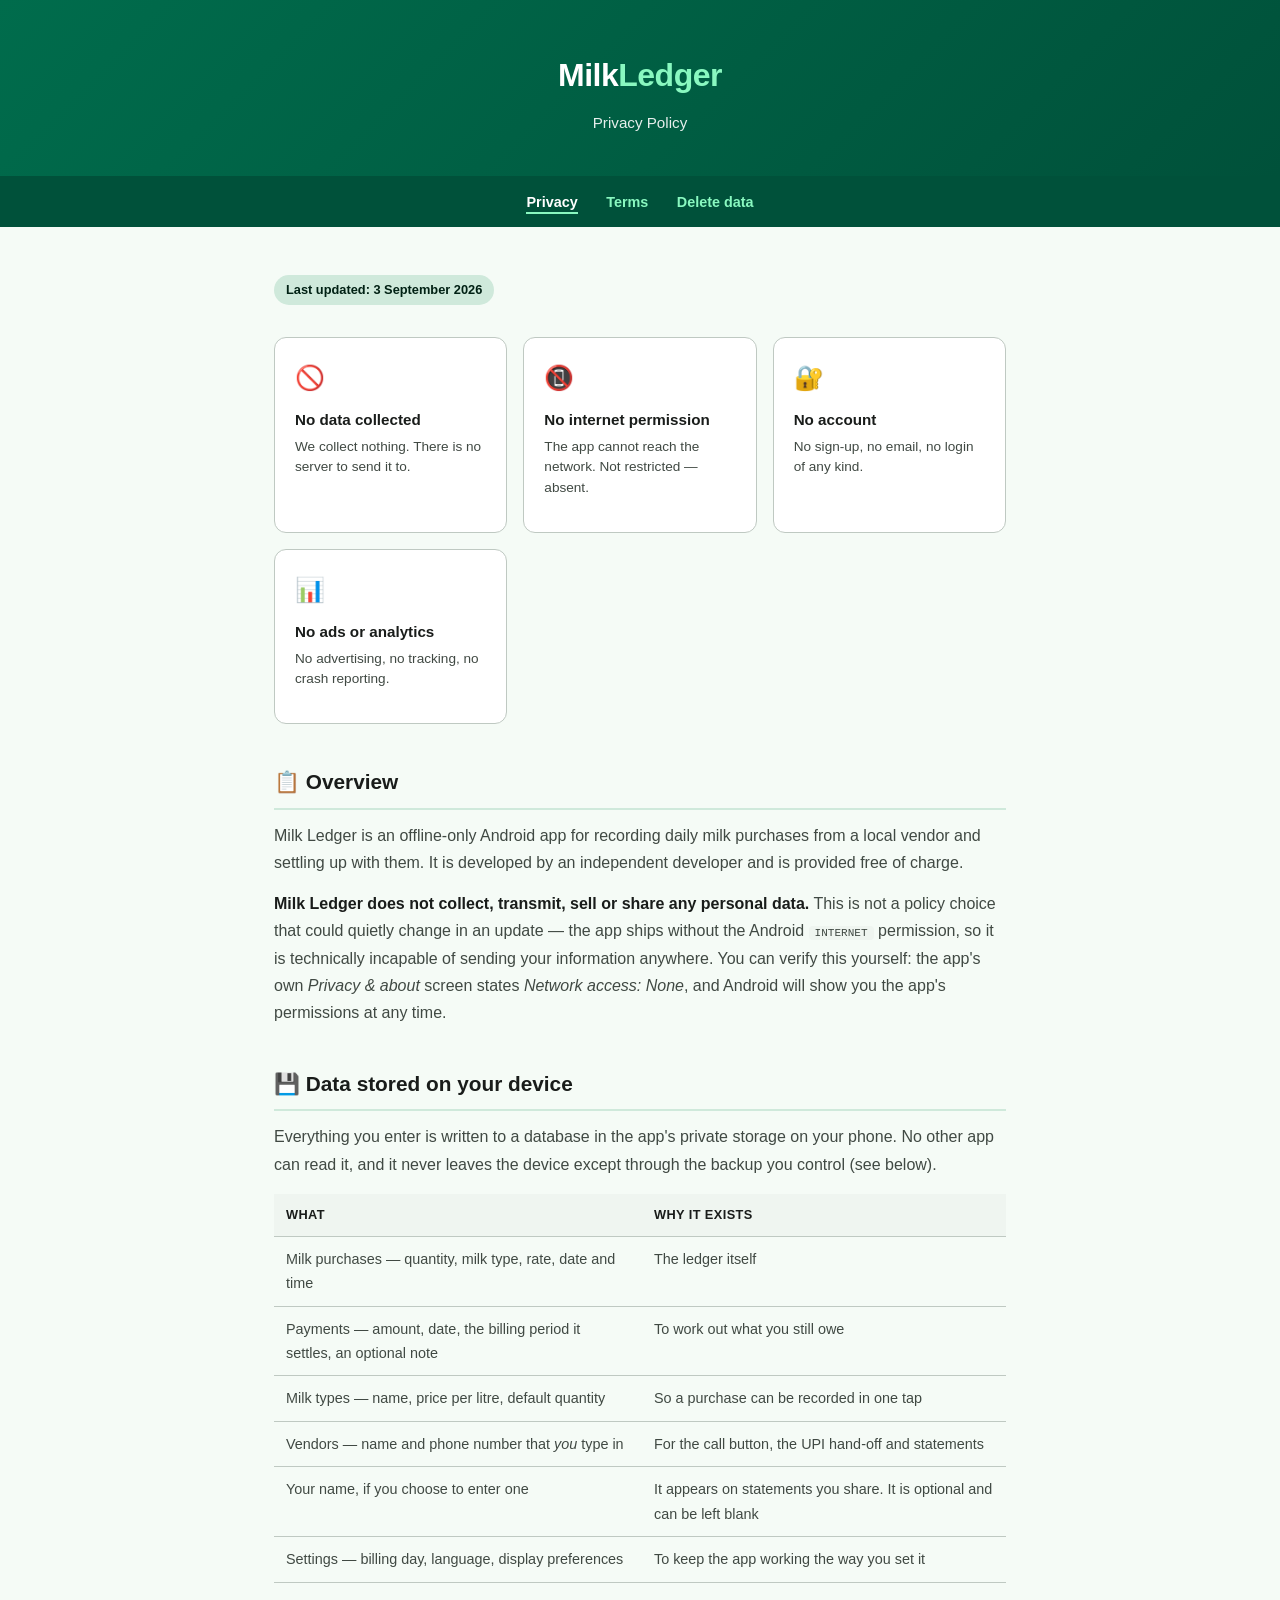
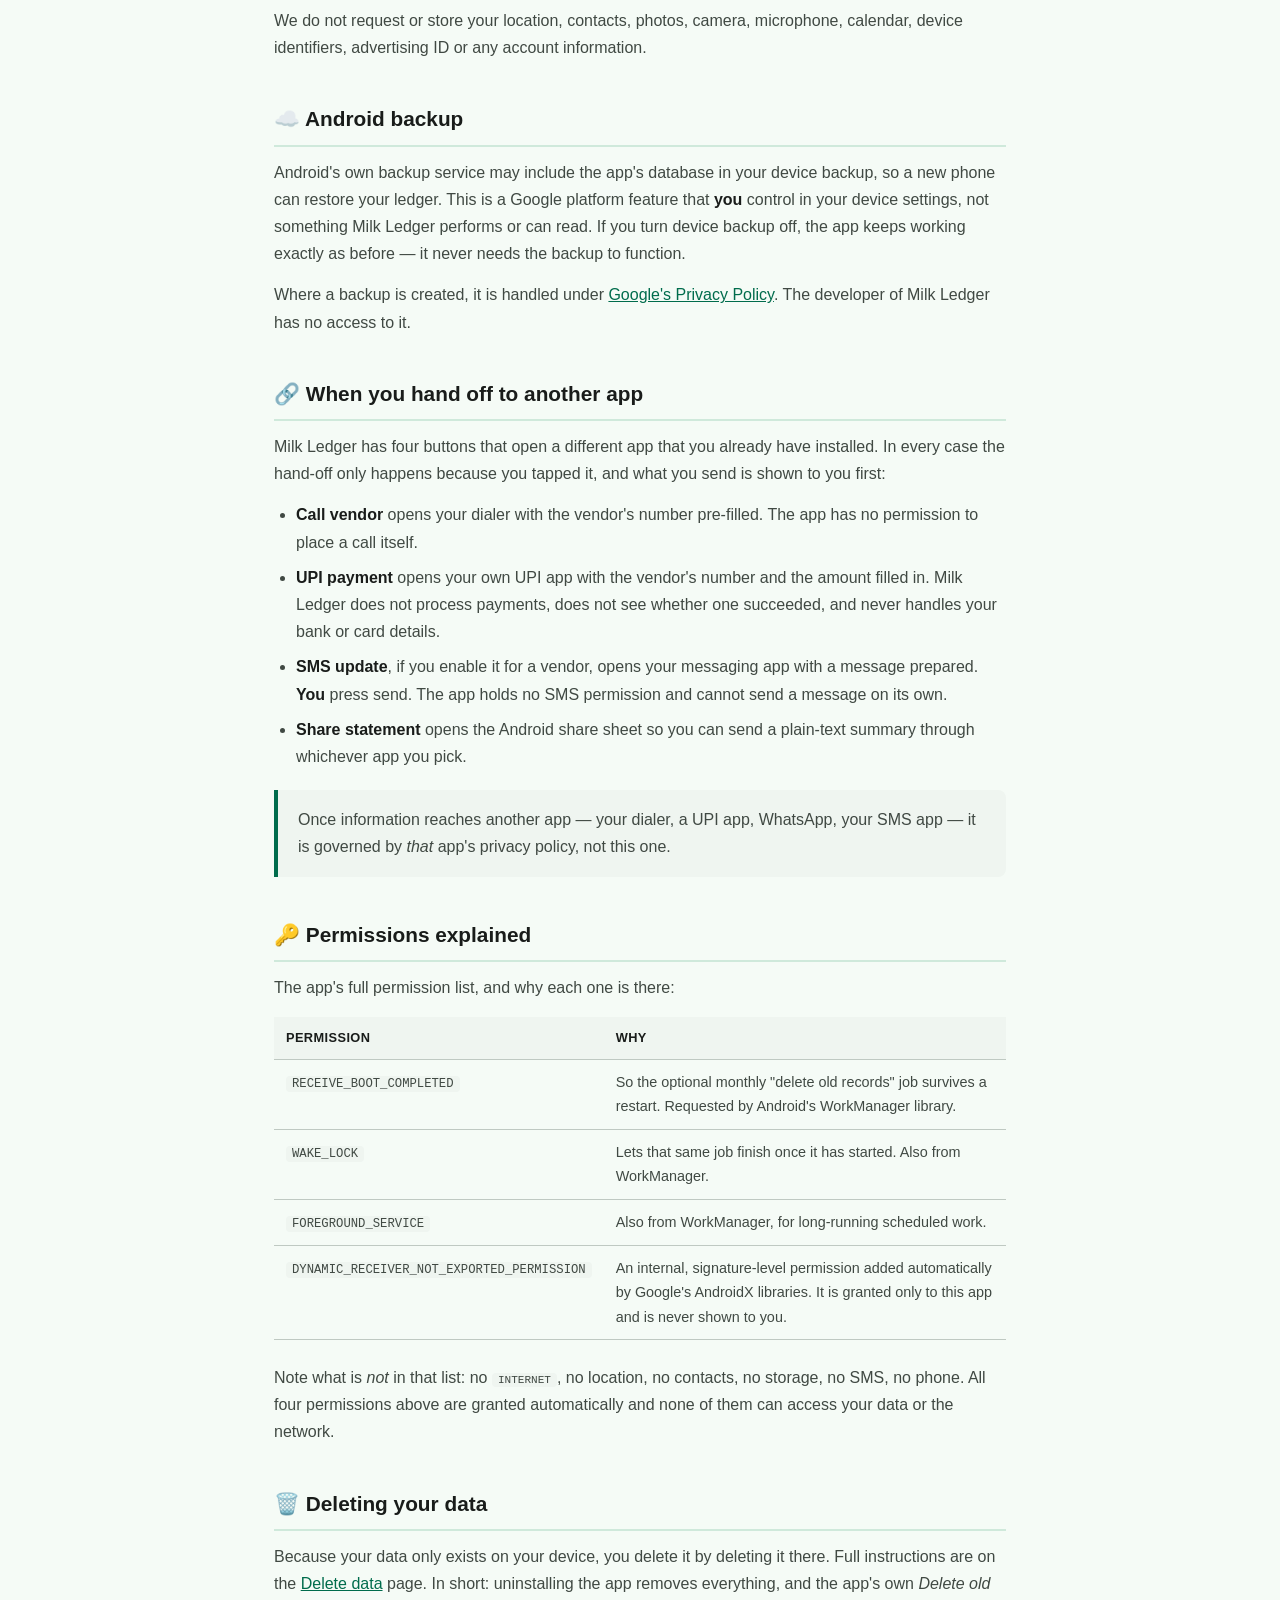
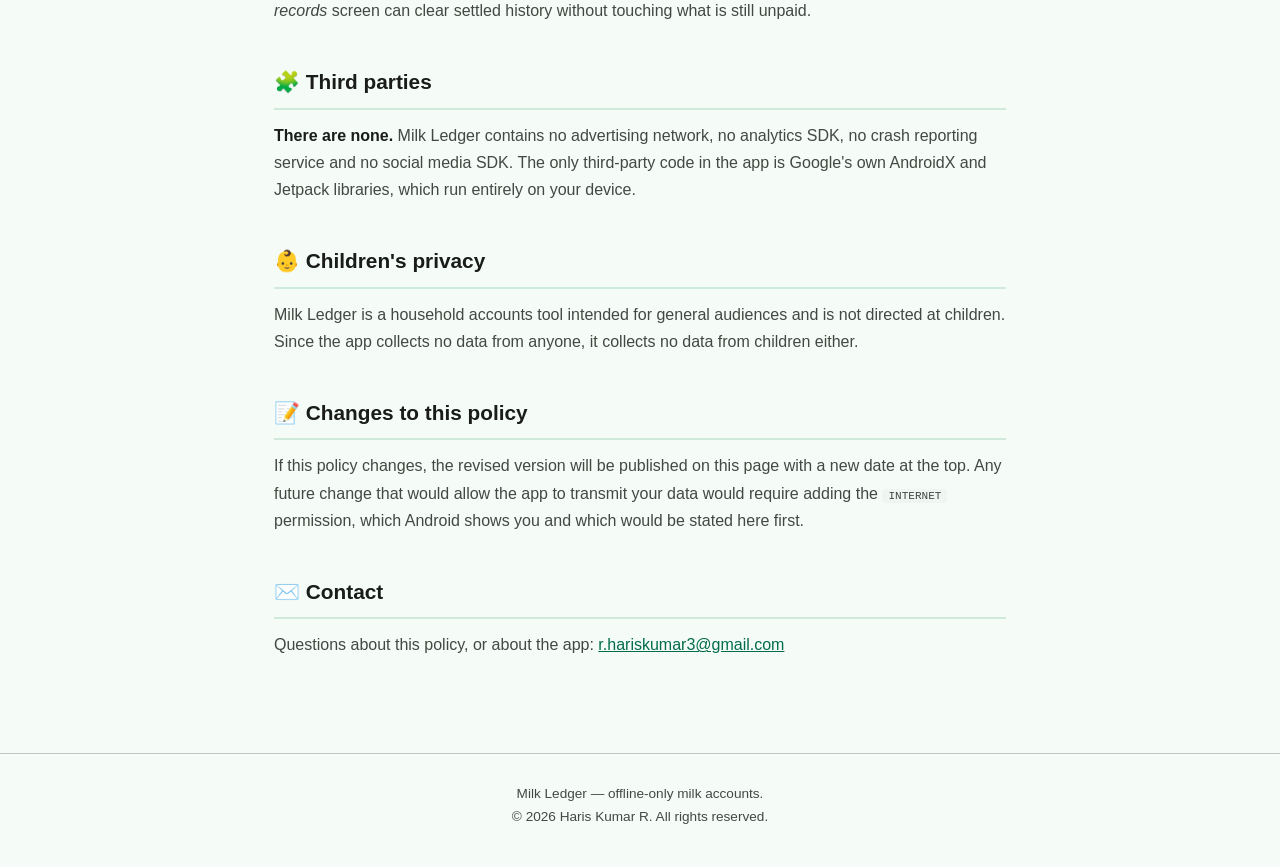
<file: index.html>
<!DOCTYPE html>
<html lang="en">
<head>
  <meta charset="UTF-8" />
  <meta name="viewport" content="width=device-width, initial-scale=1.0" />
  <title>Privacy Policy — Milk Ledger</title>
  <meta name="description" content="Privacy policy for Milk Ledger, an offline-only Android app for tracking daily milk purchases. No account, no internet permission, no data collection." />
  <link rel="stylesheet" href="style.css" />
</head>
<body>

<header>
  <div class="logo">Milk<span>Ledger</span></div>
  <h1>Privacy Policy</h1>
</header>

<nav>
  <a href="./" aria-current="page">Privacy</a>
  <a href="./terms.html">Terms</a>
  <a href="./delete-data.html">Delete data</a>
</nav>

<main>
  <span class="updated">Last updated: 3 September 2026</span>

  <h2 class="visually-hidden">At a glance</h2>
  <div class="summary-cards">
    <div class="card">
      <div class="icon">🚫</div>
      <h3>No data collected</h3>
      <p>We collect nothing. There is no server to send it to.</p>
    </div>
    <div class="card">
      <div class="icon">📵</div>
      <h3>No internet permission</h3>
      <p>The app cannot reach the network. Not restricted — absent.</p>
    </div>
    <div class="card">
      <div class="icon">🔐</div>
      <h3>No account</h3>
      <p>No sign-up, no email, no login of any kind.</p>
    </div>
    <div class="card">
      <div class="icon">📊</div>
      <h3>No ads or analytics</h3>
      <p>No advertising, no tracking, no crash reporting.</p>
    </div>
  </div>

  <h2>📋 Overview</h2>
  <p>
    Milk Ledger is an offline-only Android app for recording daily milk purchases from a local
    vendor and settling up with them. It is developed by an independent developer and is
    provided free of charge.
  </p>
  <p>
    <strong>Milk Ledger does not collect, transmit, sell or share any personal data.</strong>
    This is not a policy choice that could quietly change in an update — the app ships without
    the Android <code>INTERNET</code> permission, so it is technically incapable of sending your
    information anywhere. You can verify this yourself: the app's own
    <em>Privacy &amp; about</em> screen states <em>Network access: None</em>, and Android will
    show you the app's permissions at any time.
  </p>

  <h2>💾 Data stored on your device</h2>
  <p>
    Everything you enter is written to a database in the app's private storage on your phone.
    No other app can read it, and it never leaves the device except through the backup you
    control (see below).
  </p>
  <table>
    <thead>
      <tr><th>What</th><th>Why it exists</th></tr>
    </thead>
    <tbody>
      <tr><td>Milk purchases — quantity, milk type, rate, date and time</td><td>The ledger itself</td></tr>
      <tr><td>Payments — amount, date, the billing period it settles, an optional note</td><td>To work out what you still owe</td></tr>
      <tr><td>Milk types — name, price per litre, default quantity</td><td>So a purchase can be recorded in one tap</td></tr>
      <tr><td>Vendors — name and phone number that <em>you</em> type in</td><td>For the call button, the UPI hand-off and statements</td></tr>
      <tr><td>Your name, if you choose to enter one</td><td>It appears on statements you share. It is optional and can be left blank</td></tr>
      <tr><td>Settings — billing day, language, display preferences</td><td>To keep the app working the way you set it</td></tr>
    </tbody>
  </table>
  <p>
    We do not request or store your location, contacts, photos, camera, microphone, calendar,
    device identifiers, advertising ID or any account information.
  </p>

  <h2>☁️ Android backup</h2>
  <p>
    Android's own backup service may include the app's database in your device backup, so a new
    phone can restore your ledger. This is a Google platform feature that <strong>you</strong>
    control in your device settings, not something Milk Ledger performs or can read. If you turn
    device backup off, the app keeps working exactly as before — it never needs the backup to
    function.
  </p>
  <p>
    Where a backup is created, it is handled under
    <a href="https://policies.google.com/privacy">Google's Privacy Policy</a>. The developer of
    Milk Ledger has no access to it.
  </p>

  <h2>🔗 When you hand off to another app</h2>
  <p>
    Milk Ledger has four buttons that open a different app that you already have installed. In
    every case the hand-off only happens because you tapped it, and what you send is shown to
    you first:
  </p>
  <ul>
    <li><strong>Call vendor</strong> opens your dialer with the vendor's number pre-filled. The app has no permission to place a call itself.</li>
    <li><strong>UPI payment</strong> opens your own UPI app with the vendor's number and the amount filled in. Milk Ledger does not process payments, does not see whether one succeeded, and never handles your bank or card details.</li>
    <li><strong>SMS update</strong>, if you enable it for a vendor, opens your messaging app with a message prepared. <strong>You</strong> press send. The app holds no SMS permission and cannot send a message on its own.</li>
    <li><strong>Share statement</strong> opens the Android share sheet so you can send a plain-text summary through whichever app you pick.</li>
  </ul>
  <div class="callout">
    <p>
      Once information reaches another app — your dialer, a UPI app, WhatsApp, your SMS app —
      it is governed by <em>that</em> app's privacy policy, not this one.
    </p>
  </div>

  <h2>🔑 Permissions explained</h2>
  <p>The app's full permission list, and why each one is there:</p>
  <table>
    <thead>
      <tr><th>Permission</th><th>Why</th></tr>
    </thead>
    <tbody>
      <tr>
        <td><code>RECEIVE_BOOT_COMPLETED</code></td>
        <td>So the optional monthly "delete old records" job survives a restart. Requested by Android's WorkManager library.</td>
      </tr>
      <tr>
        <td><code>WAKE_LOCK</code></td>
        <td>Lets that same job finish once it has started. Also from WorkManager.</td>
      </tr>
      <tr>
        <td><code>FOREGROUND_SERVICE</code></td>
        <td>Also from WorkManager, for long-running scheduled work.</td>
      </tr>
      <tr>
        <td><code>DYNAMIC_RECEIVER_NOT_EXPORTED_PERMISSION</code></td>
        <td>An internal, signature-level permission added automatically by Google's AndroidX libraries. It is granted only to this app and is never shown to you.</td>
      </tr>
    </tbody>
  </table>
  <p>
    Note what is <em>not</em> in that list: no <code>INTERNET</code>, no location, no contacts,
    no storage, no SMS, no phone. All four permissions above are granted automatically and none
    of them can access your data or the network.
  </p>

  <h2>🗑️ Deleting your data</h2>
  <p>
    Because your data only exists on your device, you delete it by deleting it there. Full
    instructions are on the <a href="./delete-data.html">Delete data</a> page. In short:
    uninstalling the app removes everything, and the app's own <em>Delete old records</em>
    screen can clear settled history without touching what is still unpaid.
  </p>

  <h2>🧩 Third parties</h2>
  <p>
    <strong>There are none.</strong> Milk Ledger contains no advertising network, no analytics
    SDK, no crash reporting service and no social media SDK. The only third-party code in the
    app is Google's own AndroidX and Jetpack libraries, which run entirely on your device.
  </p>

  <h2>👶 Children's privacy</h2>
  <p>
    Milk Ledger is a household accounts tool intended for general audiences and is not directed
    at children. Since the app collects no data from anyone, it collects no data from children
    either.
  </p>

  <h2>📝 Changes to this policy</h2>
  <p>
    If this policy changes, the revised version will be published on this page with a new date
    at the top. Any future change that would allow the app to transmit your data would require
    adding the <code>INTERNET</code> permission, which Android shows you and which would be
    stated here first.
  </p>

  <h2>✉️ Contact</h2>
  <p>
    Questions about this policy, or about the app: <a href="mailto:r.hariskumar3@gmail.com">r.hariskumar3@gmail.com</a>
  </p>
</main>

<footer>
  Milk Ledger — offline-only milk accounts.<br />
  © 2026 Haris Kumar R. All rights reserved.
</footer>

</body>
</html>
</file>
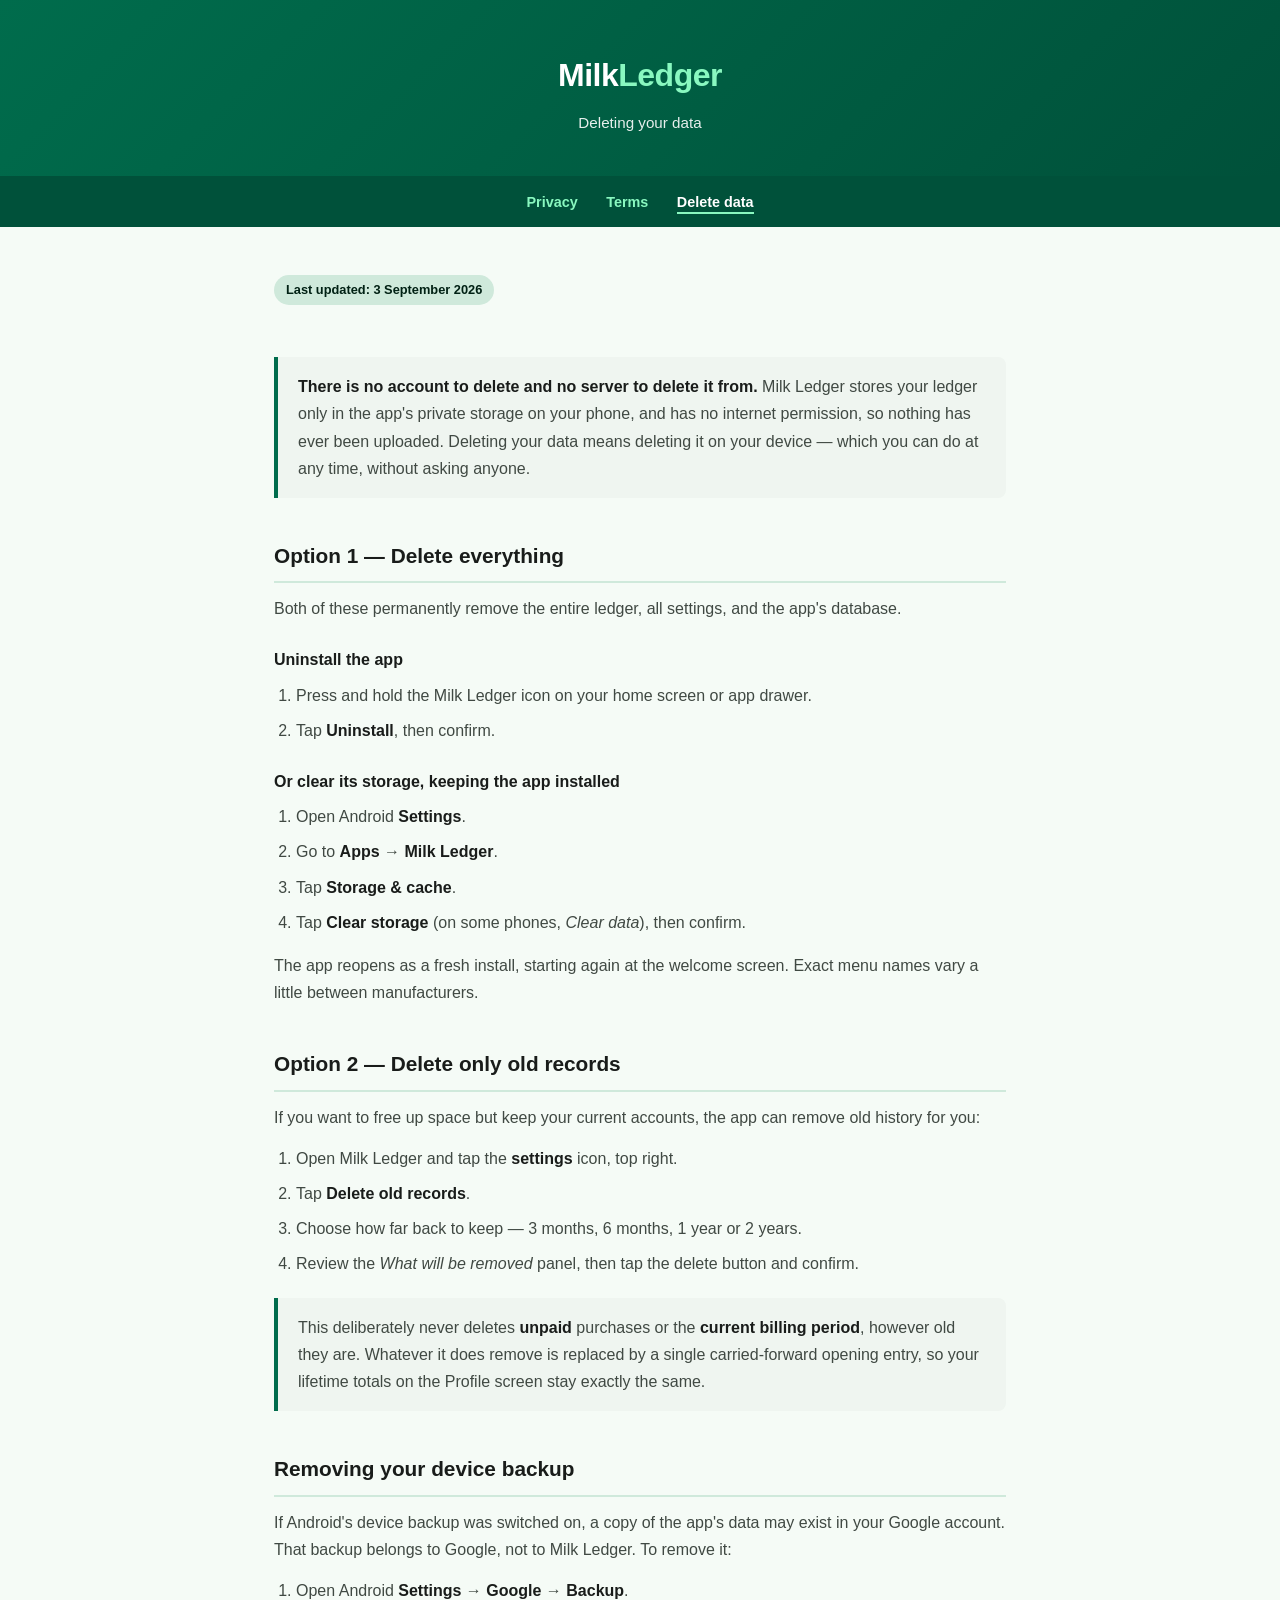
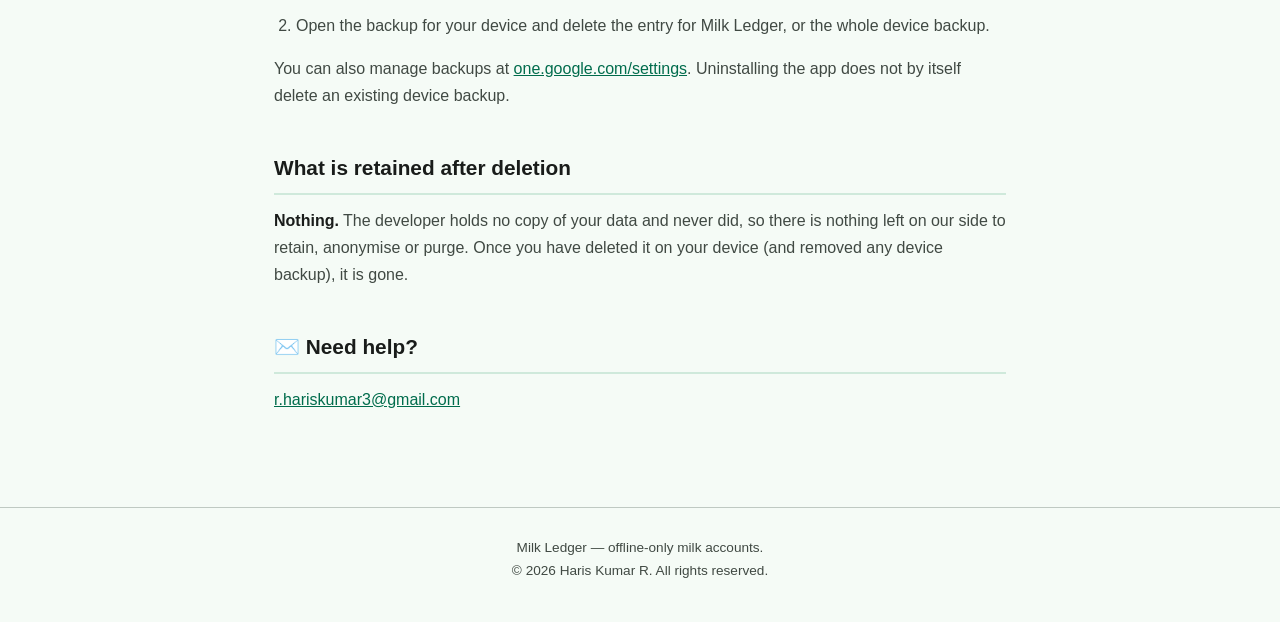
<file: delete-data.html>
<!DOCTYPE html>
<html lang="en">
<head>
  <meta charset="UTF-8" />
  <meta name="viewport" content="width=device-width, initial-scale=1.0" />
  <title>Delete your data — Milk Ledger</title>
  <meta name="description" content="How to delete your Milk Ledger data. All data is stored only on your device, so deleting it is entirely under your control." />
  <link rel="stylesheet" href="style.css" />
</head>
<body>

<header>
  <div class="logo">Milk<span>Ledger</span></div>
  <h1>Deleting your data</h1>
</header>

<nav>
  <a href="./">Privacy</a>
  <a href="./terms.html">Terms</a>
  <a href="./delete-data.html" aria-current="page">Delete data</a>
</nav>

<main>
  <span class="updated">Last updated: 3 September 2026</span>

  <div class="callout">
    <p>
      <strong>There is no account to delete and no server to delete it from.</strong>
      Milk Ledger stores your ledger only in the app's private storage on your phone, and has no
      internet permission, so nothing has ever been uploaded. Deleting your data means deleting
      it on your device — which you can do at any time, without asking anyone.
    </p>
  </div>

  <h2>Option 1 — Delete everything</h2>
  <p>Both of these permanently remove the entire ledger, all settings, and the app's database.</p>

  <h3>Uninstall the app</h3>
  <ol>
    <li>Press and hold the Milk Ledger icon on your home screen or app drawer.</li>
    <li>Tap <strong>Uninstall</strong>, then confirm.</li>
  </ol>

  <h3>Or clear its storage, keeping the app installed</h3>
  <ol>
    <li>Open Android <strong>Settings</strong>.</li>
    <li>Go to <strong>Apps</strong> → <strong>Milk Ledger</strong>.</li>
    <li>Tap <strong>Storage &amp; cache</strong>.</li>
    <li>Tap <strong>Clear storage</strong> (on some phones, <em>Clear data</em>), then confirm.</li>
  </ol>
  <p>
    The app reopens as a fresh install, starting again at the welcome screen. Exact menu names
    vary a little between manufacturers.
  </p>

  <h2>Option 2 — Delete only old records</h2>
  <p>
    If you want to free up space but keep your current accounts, the app can remove old history
    for you:
  </p>
  <ol>
    <li>Open Milk Ledger and tap the <strong>settings</strong> icon, top right.</li>
    <li>Tap <strong>Delete old records</strong>.</li>
    <li>Choose how far back to keep — 3 months, 6 months, 1 year or 2 years.</li>
    <li>Review the <em>What will be removed</em> panel, then tap the delete button and confirm.</li>
  </ol>
  <div class="callout">
    <p>
      This deliberately never deletes <strong>unpaid</strong> purchases or the
      <strong>current billing period</strong>, however old they are. Whatever it does remove is
      replaced by a single carried-forward opening entry, so your lifetime totals on the Profile
      screen stay exactly the same.
    </p>
  </div>

  <h2>Removing your device backup</h2>
  <p>
    If Android's device backup was switched on, a copy of the app's data may exist in your
    Google account. That backup belongs to Google, not to Milk Ledger. To remove it:
  </p>
  <ol>
    <li>Open Android <strong>Settings</strong> → <strong>Google</strong> → <strong>Backup</strong>.</li>
    <li>Open the backup for your device and delete the entry for Milk Ledger, or the whole
      device backup.</li>
  </ol>
  <p>
    You can also manage backups at
    <a href="https://one.google.com/settings">one.google.com/settings</a>. Uninstalling the app
    does not by itself delete an existing device backup.
  </p>

  <h2>What is retained after deletion</h2>
  <p>
    <strong>Nothing.</strong> The developer holds no copy of your data and never did, so there
    is nothing left on our side to retain, anonymise or purge. Once you have deleted it on your
    device (and removed any device backup), it is gone.
  </p>

  <h2>✉️ Need help?</h2>
  <p>
    <a href="mailto:r.hariskumar3@gmail.com">r.hariskumar3@gmail.com</a>
  </p>
</main>

<footer>
  Milk Ledger — offline-only milk accounts.<br />
  © 2026 Haris Kumar R. All rights reserved.
</footer>

</body>
</html>
</file>
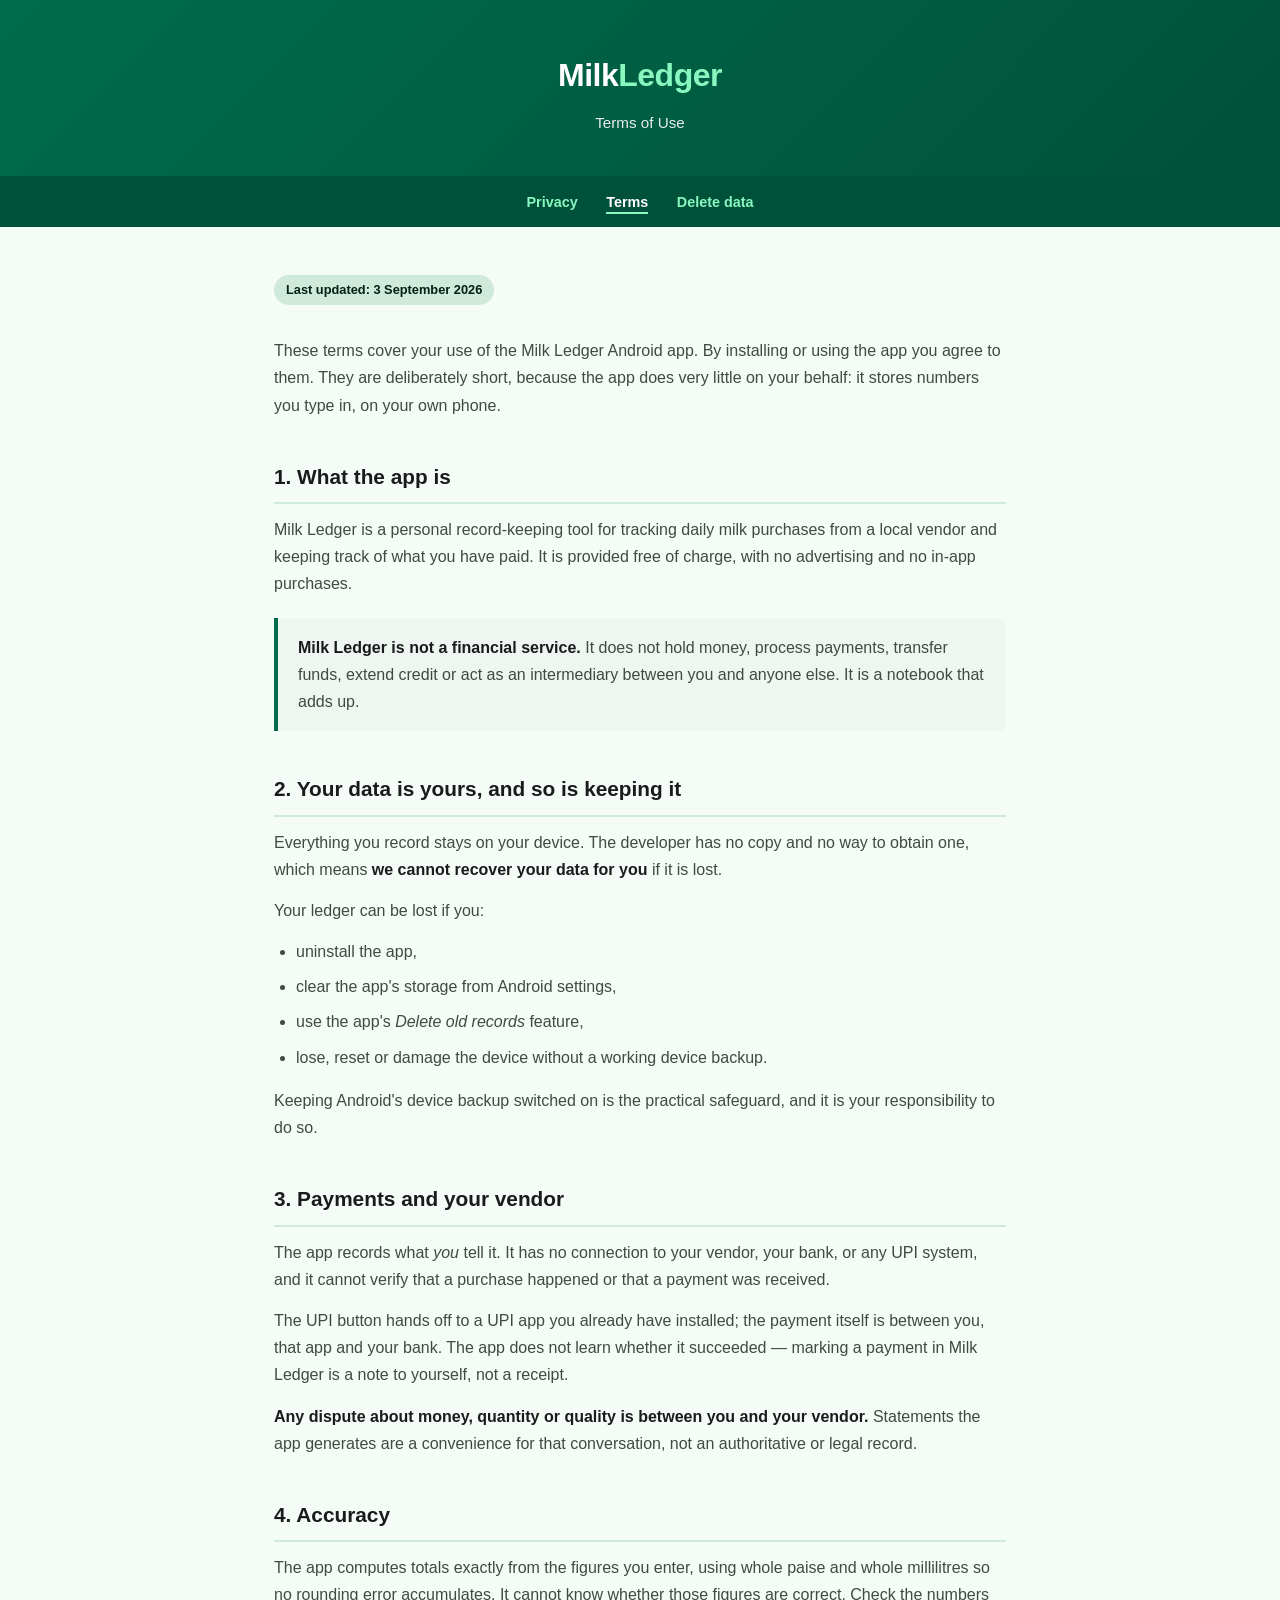
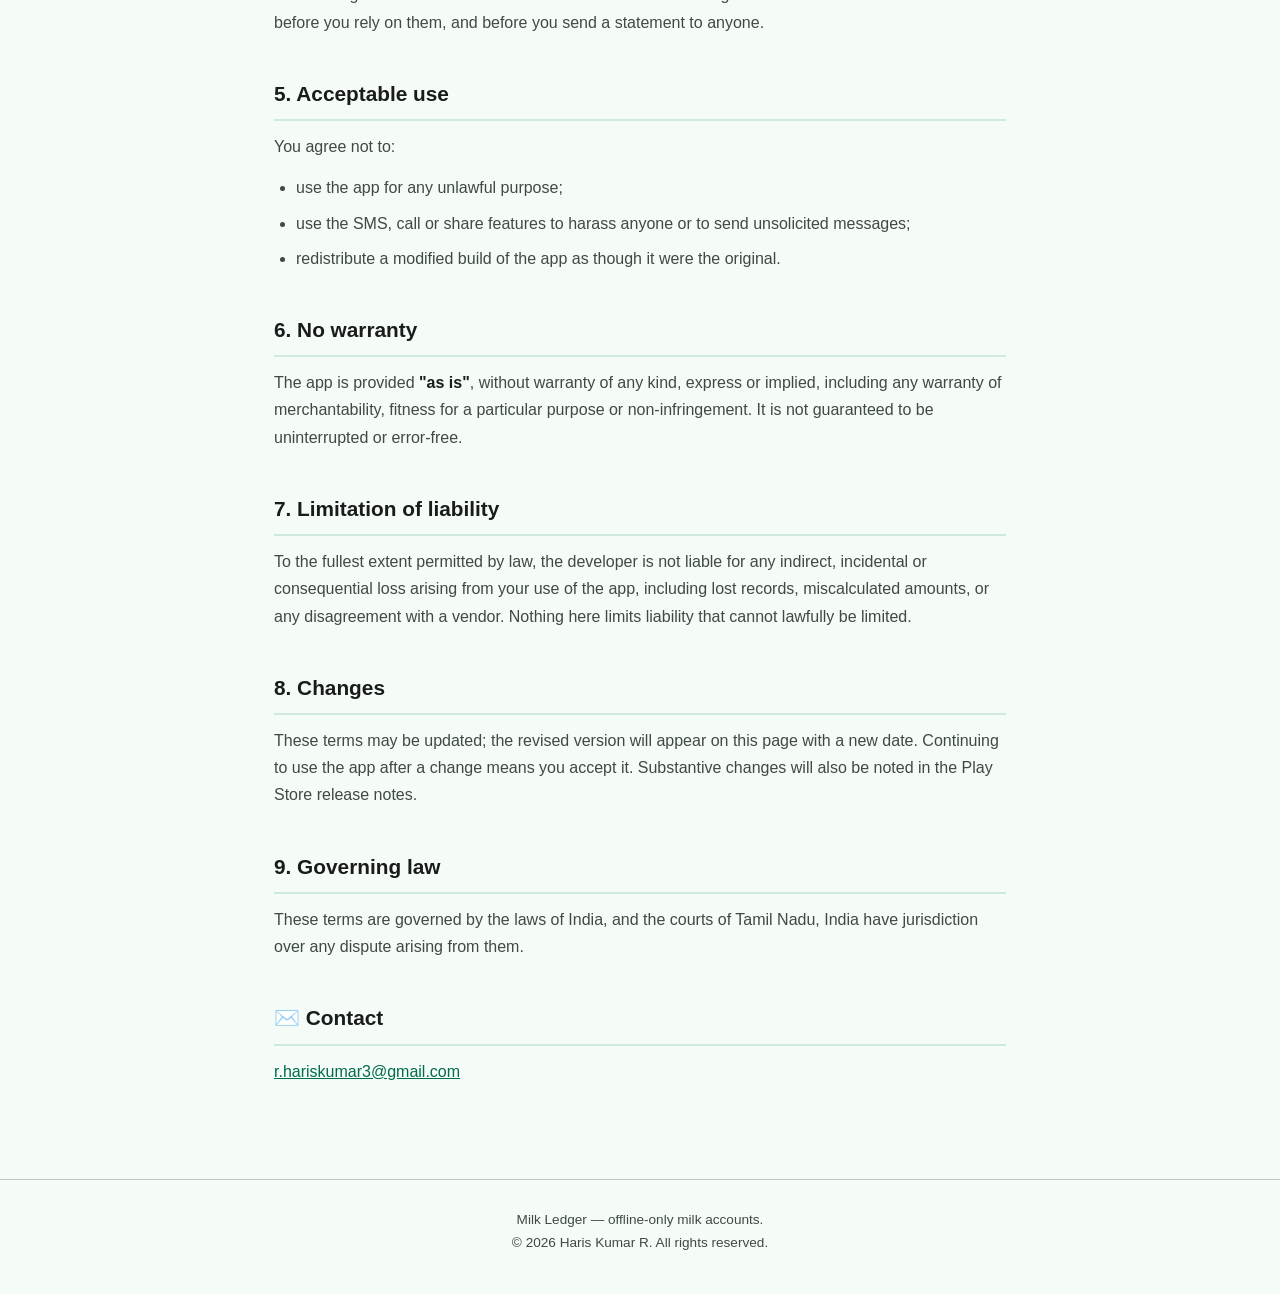
<file: terms.html>
<!DOCTYPE html>
<html lang="en">
<head>
  <meta charset="UTF-8" />
  <meta name="viewport" content="width=device-width, initial-scale=1.0" />
  <title>Terms of Use — Milk Ledger</title>
  <meta name="description" content="Terms of use for Milk Ledger, an offline-only Android app for tracking daily milk purchases." />
  <link rel="stylesheet" href="style.css" />
</head>
<body>

<header>
  <div class="logo">Milk<span>Ledger</span></div>
  <h1>Terms of Use</h1>
</header>

<nav>
  <a href="./">Privacy</a>
  <a href="./terms.html" aria-current="page">Terms</a>
  <a href="./delete-data.html">Delete data</a>
</nav>

<main>
  <span class="updated">Last updated: 3 September 2026</span>

  <p>
    These terms cover your use of the Milk Ledger Android app. By installing or using the app
    you agree to them. They are deliberately short, because the app does very little on your
    behalf: it stores numbers you type in, on your own phone.
  </p>

  <h2>1. What the app is</h2>
  <p>
    Milk Ledger is a personal record-keeping tool for tracking daily milk purchases from a local
    vendor and keeping track of what you have paid. It is provided free of charge, with no
    advertising and no in-app purchases.
  </p>
  <div class="callout">
    <p>
      <strong>Milk Ledger is not a financial service.</strong> It does not hold money, process
      payments, transfer funds, extend credit or act as an intermediary between you and anyone
      else. It is a notebook that adds up.
    </p>
  </div>

  <h2>2. Your data is yours, and so is keeping it</h2>
  <p>
    Everything you record stays on your device. The developer has no copy and no way to obtain
    one, which means <strong>we cannot recover your data for you</strong> if it is lost.
  </p>
  <p>Your ledger can be lost if you:</p>
  <ul>
    <li>uninstall the app,</li>
    <li>clear the app's storage from Android settings,</li>
    <li>use the app's <em>Delete old records</em> feature,</li>
    <li>lose, reset or damage the device without a working device backup.</li>
  </ul>
  <p>
    Keeping Android's device backup switched on is the practical safeguard, and it is your
    responsibility to do so.
  </p>

  <h2>3. Payments and your vendor</h2>
  <p>
    The app records what <em>you</em> tell it. It has no connection to your vendor, your bank,
    or any UPI system, and it cannot verify that a purchase happened or that a payment was
    received.
  </p>
  <p>
    The UPI button hands off to a UPI app you already have installed; the payment itself is
    between you, that app and your bank. The app does not learn whether it succeeded — marking
    a payment in Milk Ledger is a note to yourself, not a receipt.
  </p>
  <p>
    <strong>Any dispute about money, quantity or quality is between you and your vendor.</strong>
    Statements the app generates are a convenience for that conversation, not an authoritative
    or legal record.
  </p>

  <h2>4. Accuracy</h2>
  <p>
    The app computes totals exactly from the figures you enter, using whole paise and whole
    millilitres so no rounding error accumulates. It cannot know whether those figures are
    correct. Check the numbers before you rely on them, and before you send a statement to
    anyone.
  </p>

  <h2>5. Acceptable use</h2>
  <p>You agree not to:</p>
  <ul>
    <li>use the app for any unlawful purpose;</li>
    <li>use the SMS, call or share features to harass anyone or to send unsolicited messages;</li>
    <li>redistribute a modified build of the app as though it were the original.</li>
  </ul>

  <h2>6. No warranty</h2>
  <p>
    The app is provided <strong>"as is"</strong>, without warranty of any kind, express or
    implied, including any warranty of merchantability, fitness for a particular purpose or
    non-infringement. It is not guaranteed to be uninterrupted or error-free.
  </p>

  <h2>7. Limitation of liability</h2>
  <p>
    To the fullest extent permitted by law, the developer is not liable for any indirect,
    incidental or consequential loss arising from your use of the app, including lost records,
    miscalculated amounts, or any disagreement with a vendor. Nothing here limits liability that
    cannot lawfully be limited.
  </p>

  <h2>8. Changes</h2>
  <p>
    These terms may be updated; the revised version will appear on this page with a new date.
    Continuing to use the app after a change means you accept it. Substantive changes will also
    be noted in the Play Store release notes.
  </p>

  <h2>9. Governing law</h2>
  <p>
    These terms are governed by the laws of India, and the courts of Tamil Nadu, India have
    jurisdiction over any dispute arising from them.
  </p>

  <h2>✉️ Contact</h2>
  <p>
    <a href="mailto:r.hariskumar3@gmail.com">r.hariskumar3@gmail.com</a>
  </p>
</main>

<footer>
  Milk Ledger — offline-only milk accounts.<br />
  © 2026 Haris Kumar R. All rights reserved.
</footer>

</body>
</html>
</file>
<file: style.css>
/* Shared styling for the Milk Ledger policy pages.
   Palette is the app's own, from design/tokens.md in the MilkLedger repo. */

*, *::before, *::after { box-sizing: border-box; margin: 0; padding: 0; }

:root {
  --primary: #006C4C;
  --primary-dark: #00513A;
  --primary-container: #89F8C0;
  --on-primary-container: #002114;
  --secondary-container: #CFE9DB;
  --surface: #F5FBF6;
  --surface-container: #EFF5F0;
  --on-surface: #191C1A;
  --on-surface-variant: #404943;
  --outline-variant: #BFC9C2;
}

body {
  font-family: -apple-system, BlinkMacSystemFont, "Segoe UI", Roboto, Helvetica, Arial, sans-serif;
  background: var(--surface);
  color: var(--on-surface);
  line-height: 1.7;
}

header {
  background: linear-gradient(135deg, var(--primary) 0%, var(--primary-dark) 100%);
  color: #fff;
  padding: 48px 24px 40px;
  text-align: center;
}

header .logo { font-size: 2rem; font-weight: 700; letter-spacing: -0.5px; }
header .logo span { color: var(--primary-container); }
header h1 {
  margin-top: 8px;
  font-size: 0.95rem;
  font-weight: 400;
  opacity: 0.9;
}

/* A heading that is read but not seen. Not display:none, which hides it from
   screen readers too, and not width:0, which collapses the text. */
.visually-hidden {
  position: absolute;
  width: 1px;
  height: 1px;
  margin: -1px;
  padding: 0;
  overflow: hidden;
  clip-path: inset(50%);
  white-space: nowrap;
  border: 0;
}

nav {
  background: var(--primary-dark);
  text-align: center;
  padding: 12px 16px;
}
nav a {
  color: var(--primary-container);
  text-decoration: none;
  font-size: 0.9rem;
  font-weight: 600;
  margin: 0 12px;
  border-bottom: 2px solid transparent;
  padding-bottom: 2px;
}
nav a:hover, nav a[aria-current="page"] {
  color: #fff;
  border-bottom-color: var(--primary-container);
}

main { max-width: 780px; margin: 0 auto; padding: 48px 24px 80px; }

.updated {
  display: inline-block;
  background: var(--secondary-container);
  color: var(--on-primary-container);
  font-size: 0.8rem;
  font-weight: 600;
  padding: 4px 12px;
  border-radius: 20px;
  margin-bottom: 32px;
}

.summary-cards {
  display: grid;
  grid-template-columns: repeat(auto-fit, minmax(200px, 1fr));
  gap: 16px;
  margin-bottom: 40px;
}

.card {
  background: #fff;
  border: 1px solid var(--outline-variant);
  border-radius: 12px;
  padding: 20px;
}
.card .icon { font-size: 1.5rem; }
.card h3 { font-size: 0.95rem; margin: 8px 0 4px; }
.card p { font-size: 0.85rem; color: var(--on-surface-variant); line-height: 1.5; }

h2 {
  font-size: 1.3rem;
  margin: 40px 0 12px;
  padding-bottom: 8px;
  border-bottom: 2px solid var(--secondary-container);
}
h3 { font-size: 1rem; margin: 24px 0 8px; }
p { margin-bottom: 14px; color: var(--on-surface-variant); }
p strong, li strong { color: var(--on-surface); }

ul, ol { margin: 0 0 16px 22px; color: var(--on-surface-variant); }
li { margin-bottom: 8px; }

.callout {
  background: var(--surface-container);
  border-left: 4px solid var(--primary);
  border-radius: 0 8px 8px 0;
  padding: 16px 20px;
  margin: 20px 0;
}
.callout p:last-child { margin-bottom: 0; }

table {
  width: 100%;
  border-collapse: collapse;
  margin: 16px 0 24px;
  font-size: 0.9rem;
}
th, td {
  text-align: left;
  padding: 10px 12px;
  border-bottom: 1px solid var(--outline-variant);
  vertical-align: top;
}
th { background: var(--surface-container); font-size: 0.8rem; text-transform: uppercase; letter-spacing: 0.4px; }
td { color: var(--on-surface-variant); }
td code, p code {
  background: var(--surface-container);
  border-radius: 4px;
  padding: 1px 6px;
  font-size: 0.85em;
}

a { color: var(--primary); }

footer {
  border-top: 1px solid var(--outline-variant);
  text-align: center;
  padding: 28px 24px 40px;
  font-size: 0.85rem;
  color: var(--on-surface-variant);
}

@media (max-width: 520px) {
  header { padding: 36px 20px 30px; }
  main { padding: 32px 20px 60px; }
  table { font-size: 0.82rem; }
}
</file>
